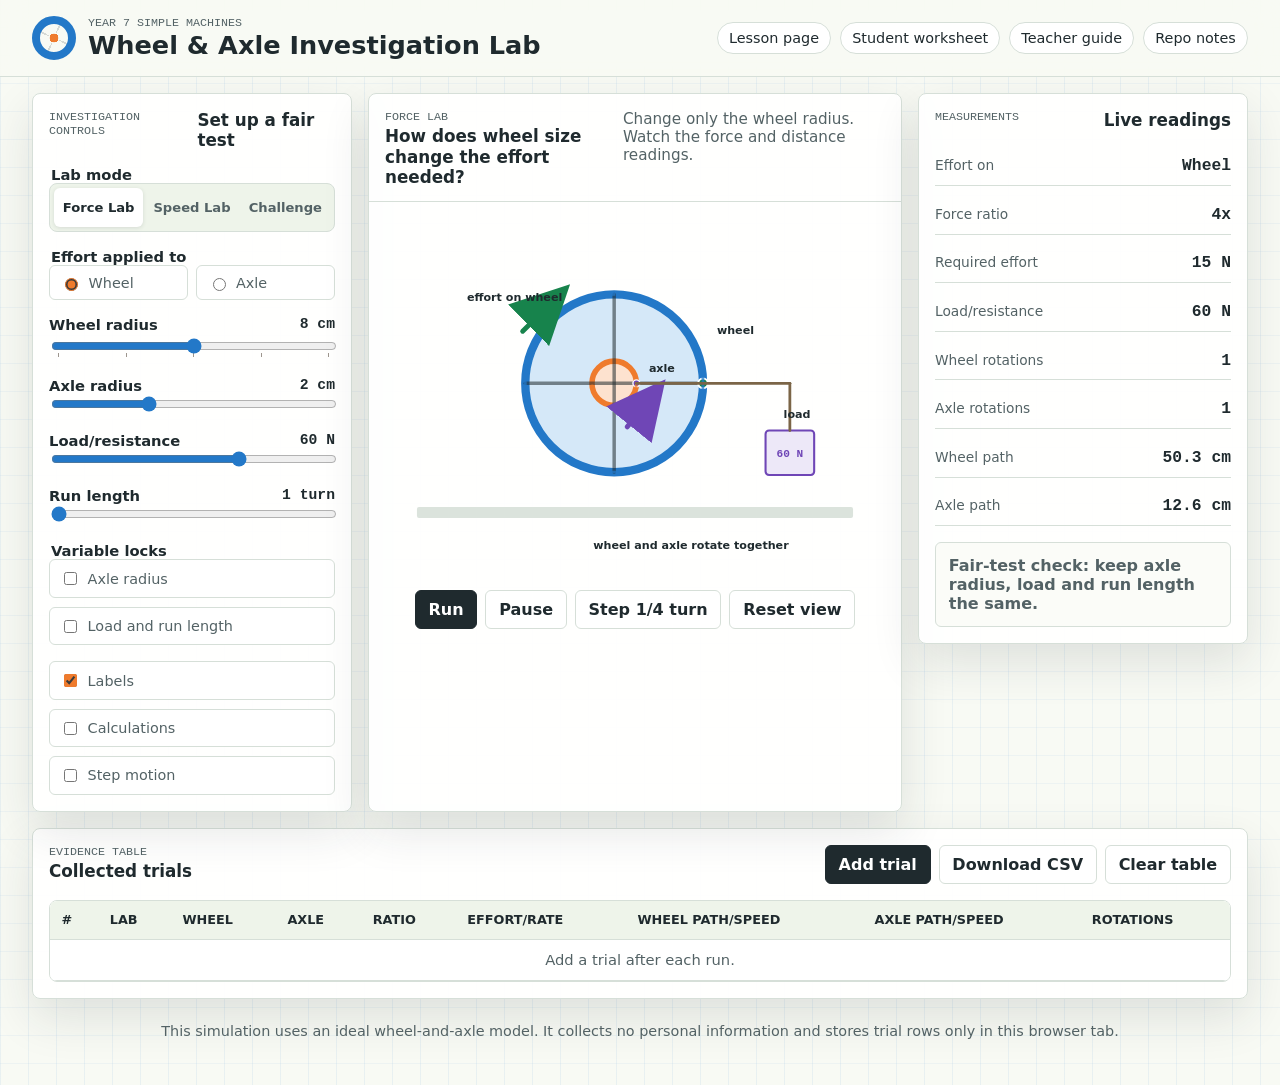
<file: index.html>
<!doctype html>
<html lang="en">
<head>
  <meta charset="utf-8">
  <meta name="viewport" content="width=device-width, initial-scale=1">
  <title>Wheel & Axle Investigation Lab</title>
  <meta name="description" content="A Year 7 static browser simulation for investigating wheels and axles as force and speed multipliers.">
  <link rel="icon" href="favicon.svg" type="image/svg+xml">
  <link rel="stylesheet" href="styles.css">
</head>
<body>
  <a class="skip-link" href="#main">Skip to simulation</a>

  <header class="topbar">
    <div class="brand">
      <span class="brand-mark" aria-hidden="true"></span>
      <div>
        <p class="eyebrow">Year 7 simple machines</p>
        <h1>Wheel & Axle Investigation Lab</h1>
      </div>
    </div>
    <nav class="resource-links" aria-label="Lesson resources">
      <a href="lesson.html">Lesson page</a>
      <a href="worksheet.html">Student worksheet</a>
      <a href="teacher-guide.html">Teacher guide</a>
      <a href="README.md">Repo notes</a>
    </nav>
  </header>

  <main id="main" class="app-shell">
    <section class="controls panel" aria-labelledby="controls-title">
      <div class="panel-heading">
        <p class="eyebrow">Investigation controls</p>
        <h2 id="controls-title">Set up a fair test</h2>
      </div>

      <fieldset class="control-group">
        <legend>Lab mode</legend>
        <div class="segmented" role="tablist" aria-label="Lab mode">
          <button class="seg-button is-active" type="button" data-mode="force">Force Lab</button>
          <button class="seg-button" type="button" data-mode="speed">Speed Lab</button>
          <button class="seg-button" type="button" data-mode="challenge">Challenge</button>
        </div>
      </fieldset>

      <fieldset class="control-group">
        <legend>Effort applied to</legend>
        <div class="choice-row">
          <label><input type="radio" name="effort" value="wheel" checked> Wheel</label>
          <label><input type="radio" name="effort" value="axle"> Axle</label>
        </div>
      </fieldset>

      <div class="slider-group">
        <label for="wheelRadius">Wheel radius <output id="wheelRadiusValue" for="wheelRadius">8 cm</output></label>
        <input id="wheelRadius" type="range" min="4" max="12" step="2" value="8" list="wheelRadiusTicks">
        <datalist id="wheelRadiusTicks">
          <option value="4" label="4"></option>
          <option value="6" label="6"></option>
          <option value="8" label="8"></option>
          <option value="10" label="10"></option>
          <option value="12" label="12"></option>
        </datalist>
      </div>

      <div class="slider-group">
        <label for="axleRadius">Axle radius <output id="axleRadiusValue" for="axleRadius">2 cm</output></label>
        <input id="axleRadius" type="range" min="1" max="4" step="1" value="2">
      </div>

      <div class="slider-group" data-panel="force challenge">
        <label for="loadForce">Load/resistance <output id="loadForceValue" for="loadForce">60 N</output></label>
        <input id="loadForce" type="range" min="20" max="80" step="20" value="60">
      </div>

      <div class="slider-group" data-panel="force challenge">
        <label for="turns">Run length <output id="turnsValue" for="turns">1 turn</output></label>
        <input id="turns" type="range" min="1" max="3" step="1" value="1">
      </div>

      <div class="slider-group" data-panel="speed">
        <label for="inputRate">Input rate <output id="inputRateValue" for="inputRate">1 rps</output></label>
        <input id="inputRate" type="range" min="0.5" max="2" step="0.5" value="1">
      </div>

      <div class="slider-group" data-panel="speed">
        <label for="seconds">Run time <output id="secondsValue" for="seconds">1 s</output></label>
        <input id="seconds" type="range" min="1" max="5" step="1" value="1">
      </div>

      <fieldset class="control-group locks" data-panel="force challenge">
        <legend>Variable locks</legend>
        <label><input id="lockAxle" type="checkbox"> Axle radius</label>
        <label><input id="lockLoad" type="checkbox"> Load and run length</label>
      </fieldset>

      <fieldset class="control-group locks" data-panel="speed">
        <legend>Variable locks</legend>
        <label><input id="lockSpeedAxle" type="checkbox"> Axle radius</label>
        <label><input id="lockRateTime" type="checkbox"> Rate and time</label>
      </fieldset>

      <div class="toggle-grid">
        <label><input id="showLabels" type="checkbox" checked> Labels</label>
        <label><input id="showCalculations" type="checkbox"> Calculations</label>
        <label><input id="reducedMotion" type="checkbox"> Step motion</label>
      </div>
    </section>

    <section class="stage-section" aria-labelledby="stage-title">
      <div class="investigation-strip">
        <div>
          <p class="eyebrow" id="modeEyebrow">Force Lab</p>
          <h2 id="stage-title">How does wheel size change the effort needed?</h2>
        </div>
        <p id="investigationQuestion">Change only the wheel radius. Watch the force and distance readings.</p>
      </div>

      <div class="stage-wrap">
        <svg id="machineSvg" class="machine-svg" viewBox="0 0 720 520" role="img" aria-labelledby="svgTitle svgDesc">
          <title id="svgTitle">Wheel and axle simulation</title>
          <desc id="svgDesc">A labelled wheel and axle with arrows showing effort, load, rotation and travelled distance.</desc>
          <defs>
            <marker id="arrowGreen" markerWidth="12" markerHeight="12" refX="10" refY="6" orient="auto">
              <path d="M 0 0 L 12 6 L 0 12 z"></path>
            </marker>
            <marker id="arrowPurple" markerWidth="12" markerHeight="12" refX="10" refY="6" orient="auto">
              <path d="M 0 0 L 12 6 L 0 12 z"></path>
            </marker>
          </defs>

          <rect class="bench" x="46" y="414" width="628" height="16" rx="3"></rect>
          <g id="ghostLayer" class="ghost-layer" aria-hidden="true">
            <circle id="ghostWheel" cx="330" cy="236" r="0"></circle>
          </g>

          <g id="rotatingGroup">
            <g id="fanBlades" class="fan-blades" aria-hidden="true">
              <path id="fanBlade0"></path>
              <path id="fanBlade1"></path>
              <path id="fanBlade2"></path>
              <path id="fanBlade3"></path>
            </g>
            <circle id="wheelCircle" class="wheel" cx="330" cy="236" r="128"></circle>
            <circle id="axleCircle" class="axle" cx="330" cy="236" r="32"></circle>
            <line id="spokeA" class="spoke" x1="202" y1="236" x2="458" y2="236"></line>
            <line id="spokeB" class="spoke" x1="330" y1="108" x2="330" y2="364"></line>
            <circle id="wheelMarker" class="rim-marker" cx="458" cy="236" r="7"></circle>
            <circle id="axleMarker" class="axle-marker" cx="362" cy="236" r="5"></circle>
          </g>

          <circle id="wheelTrail" class="trail wheel-trail" cx="330" cy="236" r="128"></circle>
          <circle id="axleTrail" class="trail axle-trail" cx="330" cy="236" r="32"></circle>

          <path id="effortArrow" class="effort-arrow" marker-end="url(#arrowGreen)"></path>
          <path id="loadArrow" class="load-arrow" marker-end="url(#arrowPurple)"></path>

          <g id="loadGroup" class="load-group">
            <line id="ropeLine" class="rope" x1="330" y1="236" x2="572" y2="236"></line>
            <rect id="loadBlock" x="548" y="304" width="70" height="64" rx="5"></rect>
            <line id="hangingLine" class="rope" x1="583" y1="236" x2="583" y2="304"></line>
            <text id="loadBlockText" x="583" y="342" text-anchor="middle">60 N</text>
          </g>

          <g id="labelLayer" class="labels">
            <text id="wheelLabel" x="498" y="126">wheel</text>
            <text id="axleLabel" x="376" y="214">axle</text>
            <text id="effortLabel" x="118" y="118">effort</text>
            <text id="loadLabel" x="574" y="286">load</text>
            <text id="rotationLabel" x="300" y="474">wheel and axle rotate together</text>
          </g>
        </svg>

        <div class="motion-bar" aria-label="Motion controls">
          <button id="runButton" class="action-button primary" type="button">Run</button>
          <button id="pauseButton" class="action-button" type="button">Pause</button>
          <button id="stepButton" class="action-button" type="button">Step 1/4 turn</button>
          <button id="resetButton" class="action-button" type="button">Reset view</button>
        </div>
      </div>
    </section>

    <aside class="readout panel" aria-labelledby="readout-title">
      <div class="panel-heading">
        <p class="eyebrow">Measurements</p>
        <h2 id="readout-title">Live readings</h2>
      </div>

      <div class="stat-grid">
        <div class="stat"><span>Effort on</span><strong id="effortReadout">Wheel</strong></div>
        <div class="stat"><span>Force ratio</span><strong id="ratioReadout">4x</strong></div>
        <div class="stat"><span>Required effort</span><strong id="effortForceReadout">15 N</strong></div>
        <div class="stat"><span>Load/resistance</span><strong id="loadReadout">60 N</strong></div>
        <div class="stat"><span>Wheel rotations</span><strong id="wheelRotationReadout">1</strong></div>
        <div class="stat"><span>Axle rotations</span><strong id="axleRotationReadout">1</strong></div>
        <div class="stat"><span>Wheel path</span><strong id="wheelDistanceReadout">50.3 cm</strong></div>
        <div class="stat"><span>Axle path</span><strong id="axleDistanceReadout">12.6 cm</strong></div>
        <div class="stat" data-speed-stat><span>Wheel-rim speed</span><strong id="wheelSpeedReadout">50.3 cm/s</strong></div>
        <div class="stat" data-speed-stat><span>Axle-surface speed</span><strong id="axleSpeedReadout">12.6 cm/s</strong></div>
      </div>

      <div id="challengeFeedback" class="feedback" hidden></div>
      <div id="fairTestFeedback" class="feedback quiet"></div>

      <div id="calculationPanel" class="calculation-panel" hidden>
        <p><strong>Ideal-machine model:</strong> no friction, bending or slipping.</p>
        <p data-panel="force challenge">Force ratio = wheel radius / axle radius. Required effort = load x axle radius / wheel radius.</p>
        <p data-panel="speed">Rim speed = 2 x pi x radius x rotations per second.</p>
      </div>
    </aside>
  </main>

  <section class="trial-section panel" aria-labelledby="trial-title">
    <div class="trial-heading">
      <div>
        <p class="eyebrow">Evidence table</p>
        <h2 id="trial-title">Collected trials</h2>
      </div>
      <div class="table-actions">
        <button id="addTrialButton" class="action-button primary" type="button">Add trial</button>
        <button id="downloadCsvButton" class="action-button" type="button">Download CSV</button>
        <button id="clearTrialsButton" class="action-button" type="button">Clear table</button>
      </div>
    </div>

    <div class="table-wrap">
      <table>
        <thead>
          <tr>
            <th scope="col">#</th>
            <th scope="col">Lab</th>
            <th scope="col">Wheel</th>
            <th scope="col">Axle</th>
            <th scope="col">Ratio</th>
            <th scope="col">Effort/rate</th>
            <th scope="col">Wheel path/speed</th>
            <th scope="col">Axle path/speed</th>
            <th scope="col">Rotations</th>
          </tr>
        </thead>
        <tbody id="trialBody">
          <tr class="empty-row"><td colspan="9">Add a trial after each run.</td></tr>
        </tbody>
      </table>
    </div>
  </section>

  <footer class="site-footer">
    <p>This simulation uses an ideal wheel-and-axle model. It collects no personal information and stores trial rows only in this browser tab.</p>
  </footer>

  <script src="model.js"></script>
  <script src="script.js"></script>
</body>
</html>
</file>
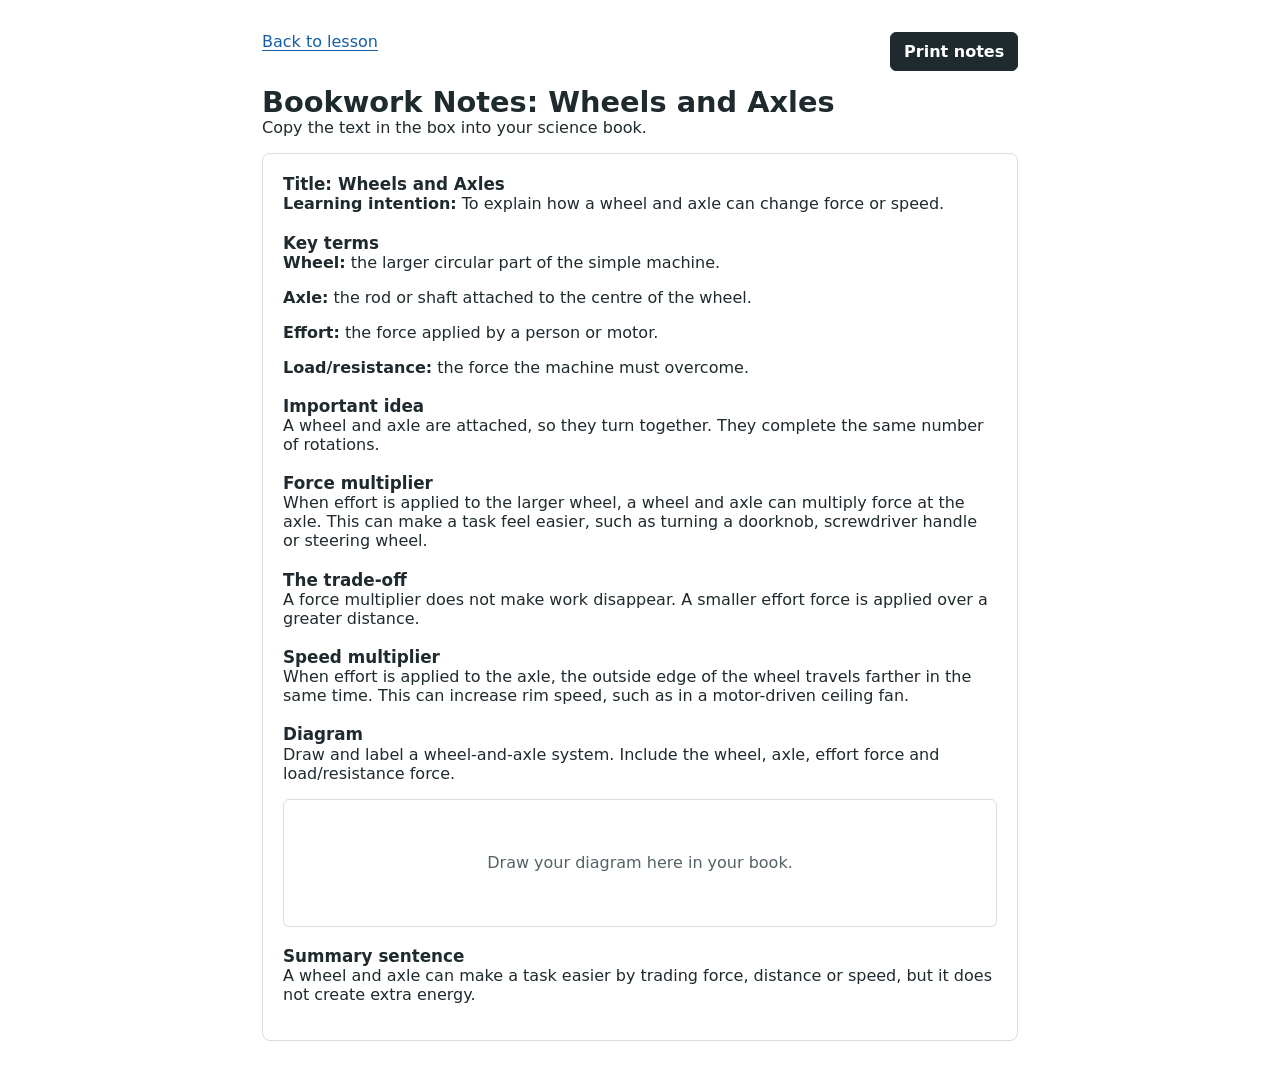
<file: bookwork-notes.html>
<!doctype html>
<html lang="en">
<head>
  <meta charset="utf-8">
  <meta name="viewport" content="width=device-width, initial-scale=1">
  <title>Bookwork Notes - Wheels and Axles</title>
  <link rel="icon" href="favicon.svg" type="image/svg+xml">
  <link rel="stylesheet" href="styles.css">
  <style>
    body { background: #fff; }
    .notes { max-width: 820px; margin: 0 auto; padding: 2rem; }
    .notes h1 { font-size: 1.8rem; }
    .copy-box { border: 1px solid var(--line); border-radius: var(--radius); padding: 1.25rem; margin: 1rem 0; }
    .copy-box h2 { margin-top: 1.2rem; }
    .copy-box h2:first-child { margin-top: 0; }
    .diagram-box { border: 1px solid var(--line); height: 8rem; border-radius: 6px; display: grid; place-items: center; color: var(--muted); }
    .print-actions { display: flex; justify-content: space-between; gap: 1rem; margin-bottom: 1rem; }
    @media print {
      .print-actions { display: none; }
      .notes { padding: 0; }
      a { color: inherit; text-decoration: none; }
    }
  </style>
</head>
<body>
  <main class="notes">
    <div class="print-actions">
      <a href="lesson.html">Back to lesson</a>
      <button class="action-button primary" onclick="window.print()">Print notes</button>
    </div>

    <h1>Bookwork Notes: Wheels and Axles</h1>
    <p>Copy the text in the box into your science book.</p>

    <section class="copy-box">
      <h2>Title: Wheels and Axles</h2>
      <p><strong>Learning intention:</strong> To explain how a wheel and axle can change force or speed.</p>

      <h2>Key terms</h2>
      <p><strong>Wheel:</strong> the larger circular part of the simple machine.</p>
      <p><strong>Axle:</strong> the rod or shaft attached to the centre of the wheel.</p>
      <p><strong>Effort:</strong> the force applied by a person or motor.</p>
      <p><strong>Load/resistance:</strong> the force the machine must overcome.</p>

      <h2>Important idea</h2>
      <p>A wheel and axle are attached, so they turn together. They complete the same number of rotations.</p>

      <h2>Force multiplier</h2>
      <p>When effort is applied to the larger wheel, a wheel and axle can multiply force at the axle. This can make a task feel easier, such as turning a doorknob, screwdriver handle or steering wheel.</p>

      <h2>The trade-off</h2>
      <p>A force multiplier does not make work disappear. A smaller effort force is applied over a greater distance.</p>

      <h2>Speed multiplier</h2>
      <p>When effort is applied to the axle, the outside edge of the wheel travels farther in the same time. This can increase rim speed, such as in a motor-driven ceiling fan.</p>

      <h2>Diagram</h2>
      <p>Draw and label a wheel-and-axle system. Include the wheel, axle, effort force and load/resistance force.</p>
      <div class="diagram-box">Draw your diagram here in your book.</div>

      <h2>Summary sentence</h2>
      <p>A wheel and axle can make a task easier by trading force, distance or speed, but it does not create extra energy.</p>
    </section>
  </main>
</body>
</html>
</file>
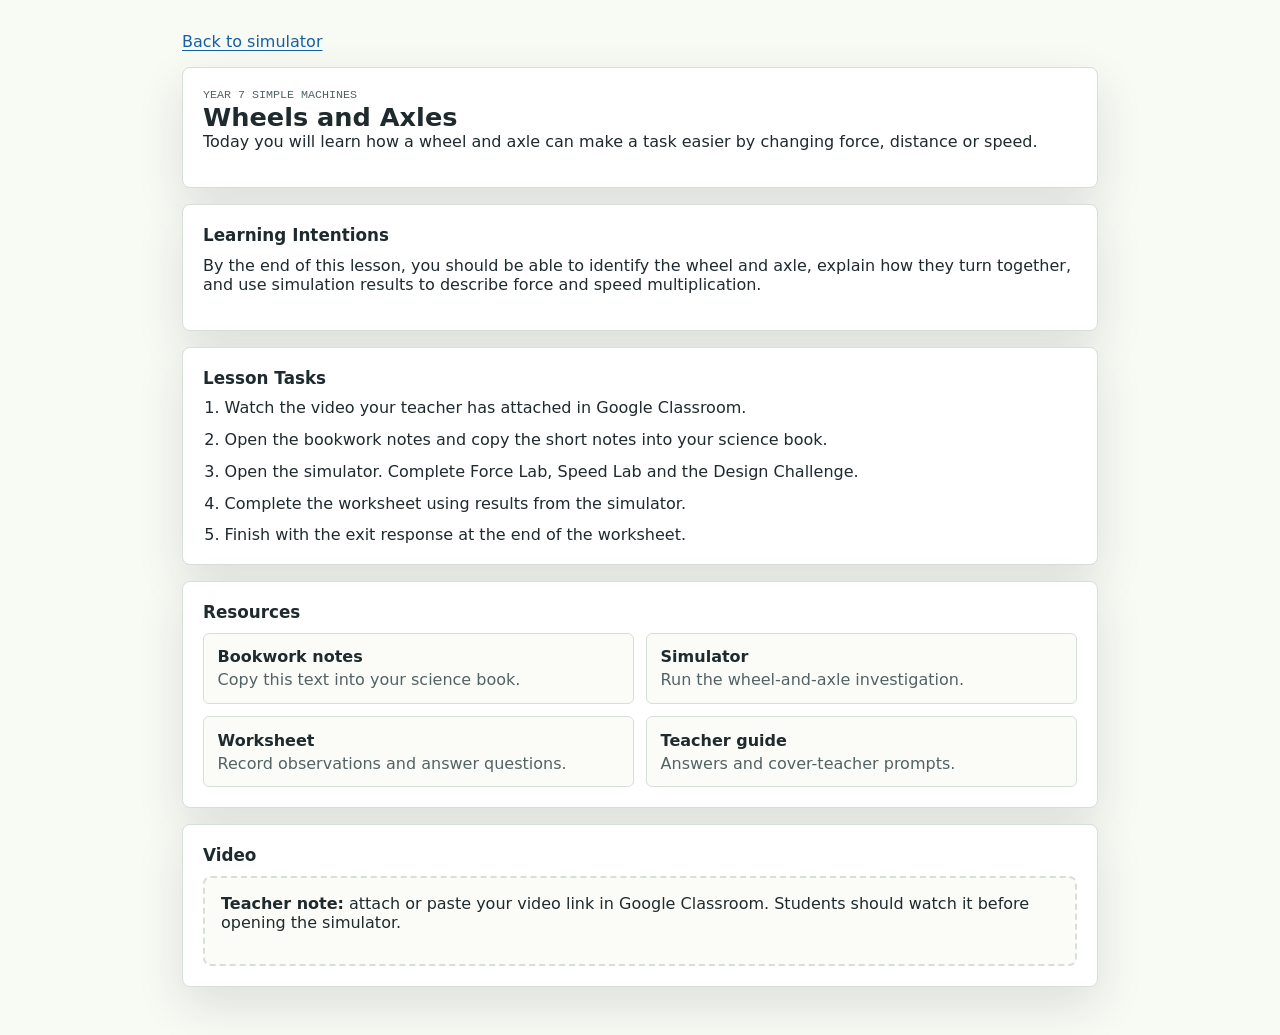
<file: lesson.html>
<!doctype html>
<html lang="en">
<head>
  <meta charset="utf-8">
  <meta name="viewport" content="width=device-width, initial-scale=1">
  <title>Lesson - Wheels and Axles</title>
  <link rel="icon" href="favicon.svg" type="image/svg+xml">
  <link rel="stylesheet" href="styles.css">
  <style>
    body { background: var(--paper); }
    .lesson-page { max-width: 980px; margin: 0 auto; padding: 2rem; }
    .lesson-card { background: #fff; border: 1px solid var(--line); border-radius: var(--radius); box-shadow: var(--shadow); padding: 1.25rem; margin-bottom: 1rem; }
    .lesson-card h2 { margin-bottom: .65rem; }
    .task-list { display: grid; gap: .8rem; margin: 0; padding-left: 1.35rem; }
    .resource-grid { display: grid; grid-template-columns: repeat(2, minmax(0, 1fr)); gap: .75rem; }
    .resource-card { display: block; border: 1px solid var(--line); border-radius: 6px; padding: .85rem; color: var(--ink); text-decoration: none; background: #fbfcf8; }
    .resource-card strong { display: block; margin-bottom: .25rem; }
    .resource-card span { color: var(--muted); }
    .video-placeholder { border: 2px dashed var(--line); border-radius: var(--radius); padding: 1rem; background: #fbfcf8; }
    @media (max-width: 700px) {
      .lesson-page { padding: 1rem; }
      .resource-grid { grid-template-columns: 1fr; }
    }
  </style>
</head>
<body>
  <main class="lesson-page">
    <p><a href="index.html">Back to simulator</a></p>
    <section class="lesson-card">
      <p class="eyebrow">Year 7 simple machines</p>
      <h1>Wheels and Axles</h1>
      <p>Today you will learn how a wheel and axle can make a task easier by changing force, distance or speed.</p>
    </section>

    <section class="lesson-card">
      <h2>Learning Intentions</h2>
      <p>By the end of this lesson, you should be able to identify the wheel and axle, explain how they turn together, and use simulation results to describe force and speed multiplication.</p>
    </section>

    <section class="lesson-card">
      <h2>Lesson Tasks</h2>
      <ol class="task-list">
        <li>Watch the video your teacher has attached in Google Classroom.</li>
        <li>Open the bookwork notes and copy the short notes into your science book.</li>
        <li>Open the simulator. Complete Force Lab, Speed Lab and the Design Challenge.</li>
        <li>Complete the worksheet using results from the simulator.</li>
        <li>Finish with the exit response at the end of the worksheet.</li>
      </ol>
    </section>

    <section class="lesson-card">
      <h2>Resources</h2>
      <div class="resource-grid">
        <a class="resource-card" href="bookwork-notes.html">
          <strong>Bookwork notes</strong>
          <span>Copy this text into your science book.</span>
        </a>
        <a class="resource-card" href="index.html">
          <strong>Simulator</strong>
          <span>Run the wheel-and-axle investigation.</span>
        </a>
        <a class="resource-card" href="worksheet.html">
          <strong>Worksheet</strong>
          <span>Record observations and answer questions.</span>
        </a>
        <a class="resource-card" href="teacher-guide.html">
          <strong>Teacher guide</strong>
          <span>Answers and cover-teacher prompts.</span>
        </a>
      </div>
    </section>

    <section class="lesson-card">
      <h2>Video</h2>
      <div class="video-placeholder">
        <p><strong>Teacher note:</strong> attach or paste your video link in Google Classroom. Students should watch it before opening the simulator.</p>
      </div>
    </section>
  </main>
</body>
</html>
</file>
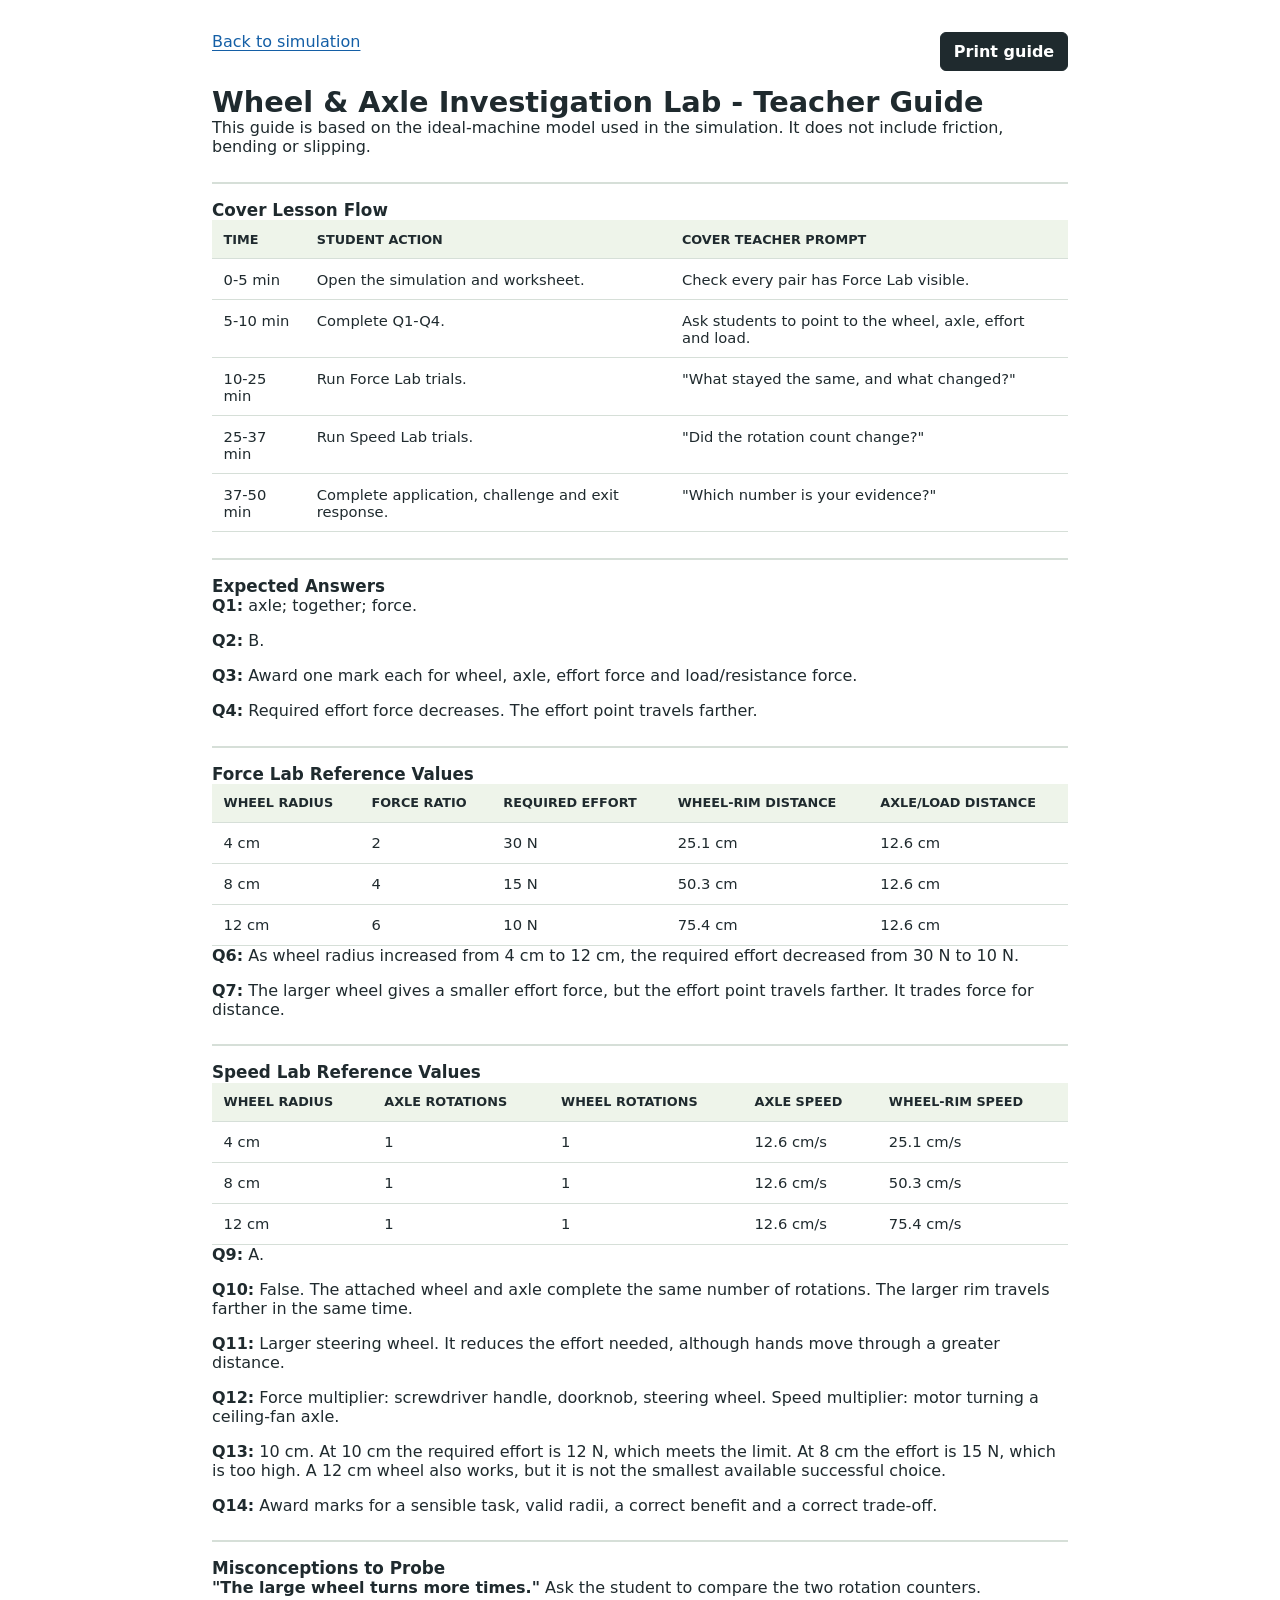
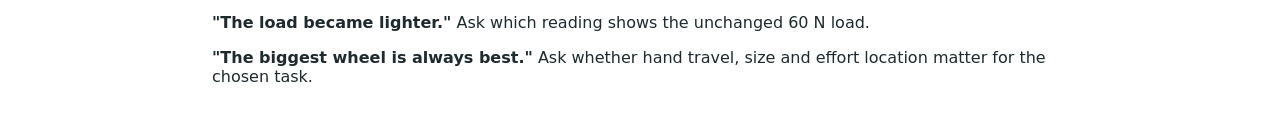
<file: teacher-guide.html>
<!doctype html>
<html lang="en">
<head>
  <meta charset="utf-8">
  <meta name="viewport" content="width=device-width, initial-scale=1">
  <title>Teacher Guide - Wheel & Axle Investigation Lab</title>
  <link rel="stylesheet" href="styles.css">
  <style>
    body { background: #fff; }
    .guide { max-width: 920px; margin: 0 auto; padding: 2rem; }
    .guide h1 { font-size: 1.8rem; }
    .guide h2 { margin-top: 1.6rem; border-top: 2px solid var(--line); padding-top: 1rem; }
    .print-actions { display: flex; justify-content: space-between; gap: 1rem; margin-bottom: 1rem; }
    .guide table { min-width: 0; }
    @media print {
      .print-actions { display: none; }
      .guide { padding: 0; }
      a { color: inherit; text-decoration: none; }
    }
  </style>
</head>
<body>
  <main class="guide">
    <div class="print-actions">
      <a href="index.html">Back to simulation</a>
      <button class="action-button primary" onclick="window.print()">Print guide</button>
    </div>

    <h1>Wheel & Axle Investigation Lab - Teacher Guide</h1>
    <p>This guide is based on the ideal-machine model used in the simulation. It does not include friction, bending or slipping.</p>

    <h2>Cover Lesson Flow</h2>
    <table>
      <thead><tr><th>Time</th><th>Student action</th><th>Cover teacher prompt</th></tr></thead>
      <tbody>
        <tr><td>0-5 min</td><td>Open the simulation and worksheet.</td><td>Check every pair has Force Lab visible.</td></tr>
        <tr><td>5-10 min</td><td>Complete Q1-Q4.</td><td>Ask students to point to the wheel, axle, effort and load.</td></tr>
        <tr><td>10-25 min</td><td>Run Force Lab trials.</td><td>"What stayed the same, and what changed?"</td></tr>
        <tr><td>25-37 min</td><td>Run Speed Lab trials.</td><td>"Did the rotation count change?"</td></tr>
        <tr><td>37-50 min</td><td>Complete application, challenge and exit response.</td><td>"Which number is your evidence?"</td></tr>
      </tbody>
    </table>

    <h2>Expected Answers</h2>
    <p><strong>Q1:</strong> axle; together; force.</p>
    <p><strong>Q2:</strong> B.</p>
    <p><strong>Q3:</strong> Award one mark each for wheel, axle, effort force and load/resistance force.</p>
    <p><strong>Q4:</strong> Required effort force decreases. The effort point travels farther.</p>

    <h2>Force Lab Reference Values</h2>
    <table>
      <thead><tr><th>Wheel radius</th><th>Force ratio</th><th>Required effort</th><th>Wheel-rim distance</th><th>Axle/load distance</th></tr></thead>
      <tbody>
        <tr><td>4 cm</td><td>2</td><td>30 N</td><td>25.1 cm</td><td>12.6 cm</td></tr>
        <tr><td>8 cm</td><td>4</td><td>15 N</td><td>50.3 cm</td><td>12.6 cm</td></tr>
        <tr><td>12 cm</td><td>6</td><td>10 N</td><td>75.4 cm</td><td>12.6 cm</td></tr>
      </tbody>
    </table>

    <p><strong>Q6:</strong> As wheel radius increased from 4 cm to 12 cm, the required effort decreased from 30 N to 10 N.</p>
    <p><strong>Q7:</strong> The larger wheel gives a smaller effort force, but the effort point travels farther. It trades force for distance.</p>

    <h2>Speed Lab Reference Values</h2>
    <table>
      <thead><tr><th>Wheel radius</th><th>Axle rotations</th><th>Wheel rotations</th><th>Axle speed</th><th>Wheel-rim speed</th></tr></thead>
      <tbody>
        <tr><td>4 cm</td><td>1</td><td>1</td><td>12.6 cm/s</td><td>25.1 cm/s</td></tr>
        <tr><td>8 cm</td><td>1</td><td>1</td><td>12.6 cm/s</td><td>50.3 cm/s</td></tr>
        <tr><td>12 cm</td><td>1</td><td>1</td><td>12.6 cm/s</td><td>75.4 cm/s</td></tr>
      </tbody>
    </table>

    <p><strong>Q9:</strong> A.</p>
    <p><strong>Q10:</strong> False. The attached wheel and axle complete the same number of rotations. The larger rim travels farther in the same time.</p>
    <p><strong>Q11:</strong> Larger steering wheel. It reduces the effort needed, although hands move through a greater distance.</p>
    <p><strong>Q12:</strong> Force multiplier: screwdriver handle, doorknob, steering wheel. Speed multiplier: motor turning a ceiling-fan axle.</p>
    <p><strong>Q13:</strong> 10 cm. At 10 cm the required effort is 12 N, which meets the limit. At 8 cm the effort is 15 N, which is too high. A 12 cm wheel also works, but it is not the smallest available successful choice.</p>
    <p><strong>Q14:</strong> Award marks for a sensible task, valid radii, a correct benefit and a correct trade-off.</p>

    <h2>Misconceptions to Probe</h2>
    <p><strong>"The large wheel turns more times."</strong> Ask the student to compare the two rotation counters.</p>
    <p><strong>"The load became lighter."</strong> Ask which reading shows the unchanged 60 N load.</p>
    <p><strong>"The biggest wheel is always best."</strong> Ask whether hand travel, size and effort location matter for the chosen task.</p>
  </main>
</body>
</html>
</file>
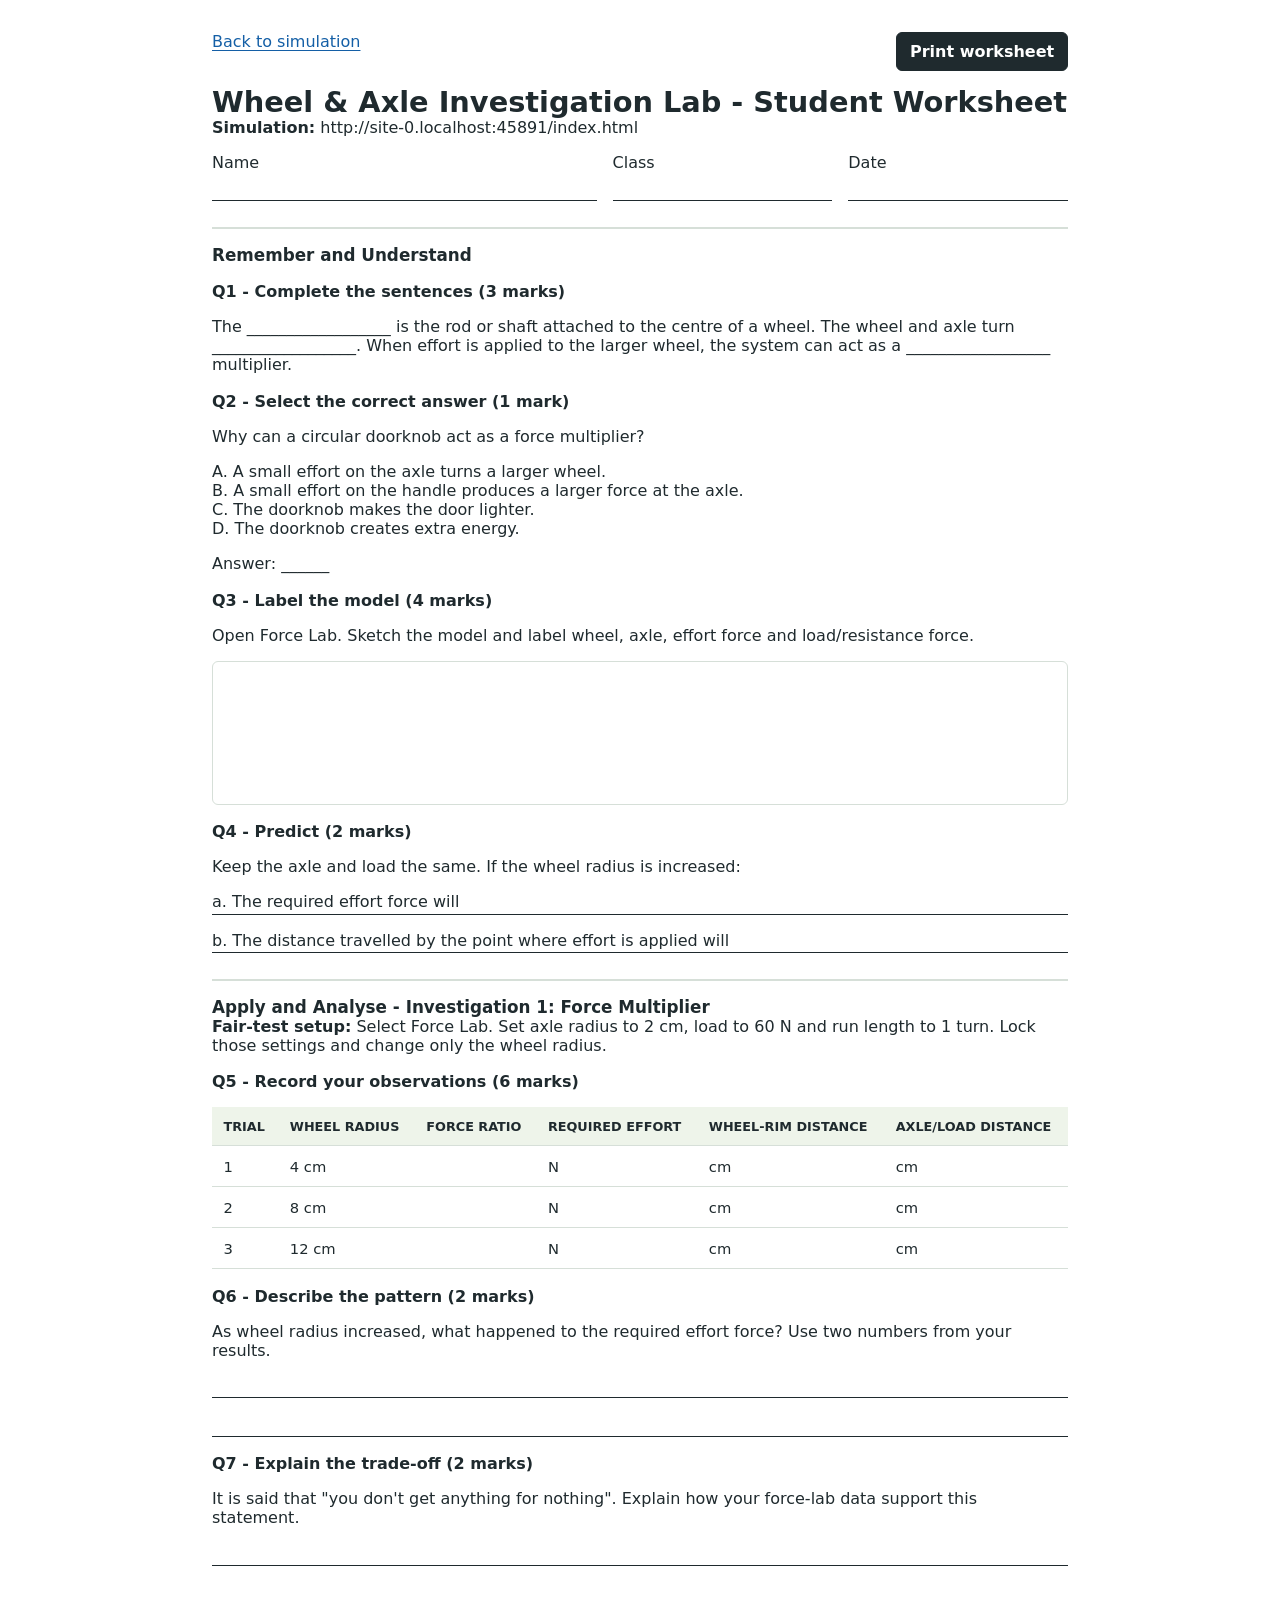
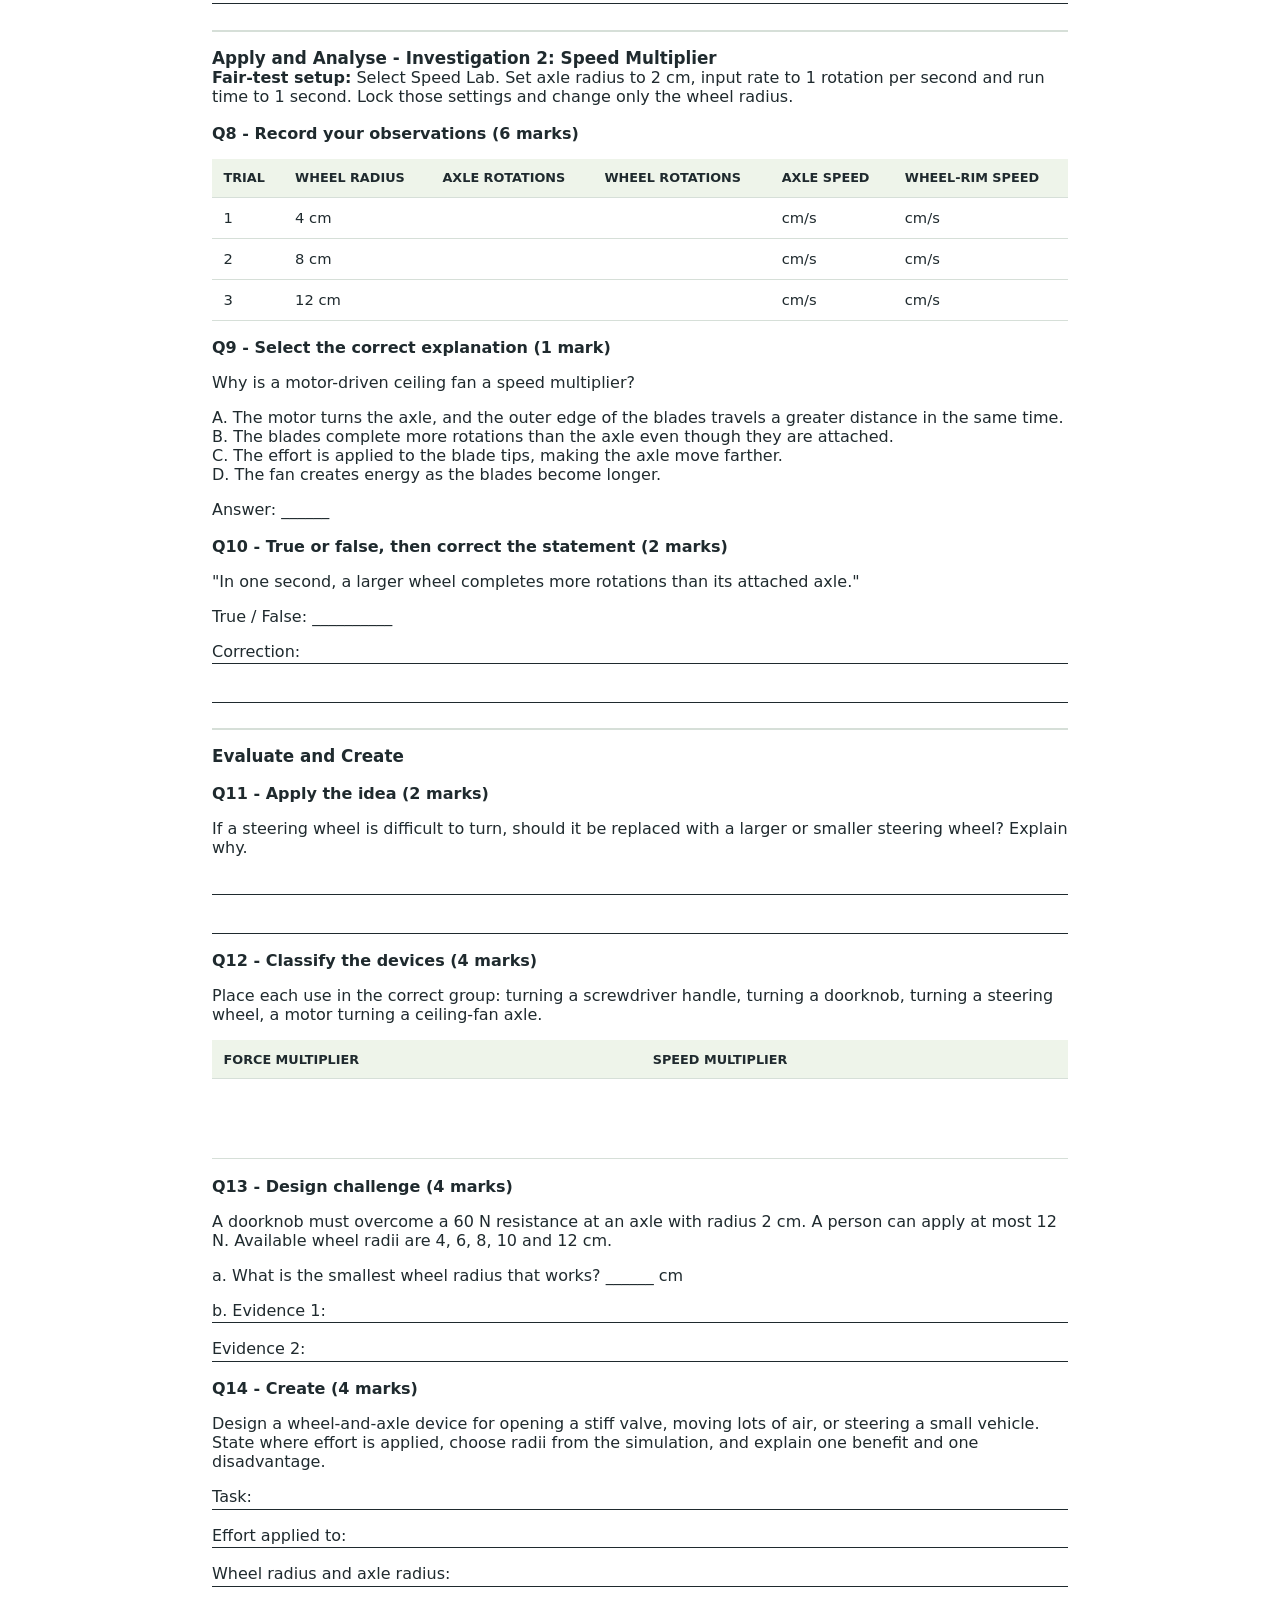
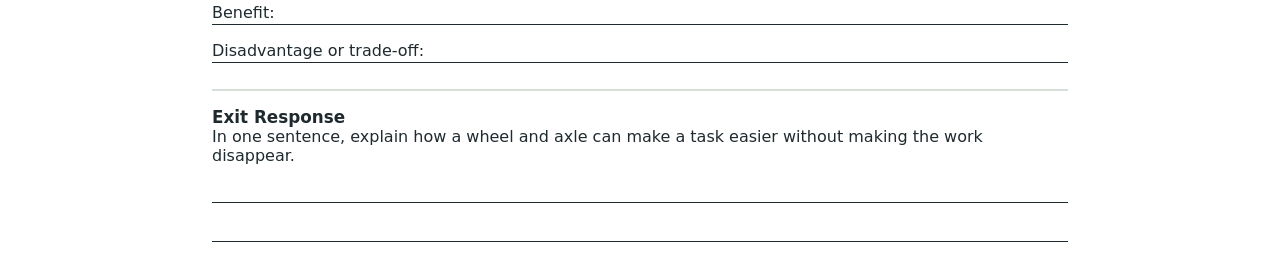
<file: worksheet.html>
<!doctype html>
<html lang="en">
<head>
  <meta charset="utf-8">
  <meta name="viewport" content="width=device-width, initial-scale=1">
  <title>Student Worksheet - Wheel & Axle Investigation Lab</title>
  <link rel="stylesheet" href="styles.css">
  <style>
    body { background: #fff; }
    .sheet { max-width: 920px; margin: 0 auto; padding: 2rem; }
    .sheet h1 { font-size: 1.8rem; }
    .sheet h2 { margin-top: 1.6rem; border-top: 2px solid var(--line); padding-top: 1rem; }
    .meta { display: grid; grid-template-columns: 1.4fr 0.8fr 0.8fr; gap: 1rem; margin: 1rem 0; }
    .line { border-bottom: 1px solid var(--ink); min-height: 1.8rem; }
    .question { margin: 1.1rem 0; }
    .answer-lines { display: grid; gap: 1rem; margin-top: 0.75rem; }
    .answer-lines span { border-bottom: 1px solid var(--ink); min-height: 1.4rem; }
    .print-actions { display: flex; justify-content: space-between; gap: 1rem; margin-bottom: 1rem; }
    .blank-box { height: 9rem; border: 1px solid var(--line); border-radius: 6px; }
    .sheet table { min-width: 0; }
    @media print {
      .print-actions { display: none; }
      .sheet { padding: 0; }
      a { color: inherit; text-decoration: none; }
    }
  </style>
</head>
<body>
  <main class="sheet">
    <div class="print-actions">
      <a href="index.html">Back to simulation</a>
      <button class="action-button primary" onclick="window.print()">Print worksheet</button>
    </div>

    <h1>Wheel & Axle Investigation Lab - Student Worksheet</h1>
    <p><strong>Simulation:</strong> <span id="simulationUrl">Open the GitHub Pages link from your teacher.</span></p>

    <div class="meta">
      <div>Name <div class="line"></div></div>
      <div>Class <div class="line"></div></div>
      <div>Date <div class="line"></div></div>
    </div>

    <h2>Remember and Understand</h2>

    <div class="question">
      <p><strong>Q1 - Complete the sentences (3 marks)</strong></p>
      <p>The __________________ is the rod or shaft attached to the centre of a wheel. The wheel and axle turn __________________. When effort is applied to the larger wheel, the system can act as a __________________ multiplier.</p>
    </div>

    <div class="question">
      <p><strong>Q2 - Select the correct answer (1 mark)</strong></p>
      <p>Why can a circular doorknob act as a force multiplier?</p>
      <p>A. A small effort on the axle turns a larger wheel.<br>
      B. A small effort on the handle produces a larger force at the axle.<br>
      C. The doorknob makes the door lighter.<br>
      D. The doorknob creates extra energy.</p>
      <p>Answer: ______</p>
    </div>

    <div class="question">
      <p><strong>Q3 - Label the model (4 marks)</strong></p>
      <p>Open Force Lab. Sketch the model and label wheel, axle, effort force and load/resistance force.</p>
      <div class="blank-box"></div>
    </div>

    <div class="question">
      <p><strong>Q4 - Predict (2 marks)</strong></p>
      <p>Keep the axle and load the same. If the wheel radius is increased:</p>
      <div class="answer-lines">
        <span>a. The required effort force will</span>
        <span>b. The distance travelled by the point where effort is applied will</span>
      </div>
    </div>

    <h2>Apply and Analyse - Investigation 1: Force Multiplier</h2>
    <p><strong>Fair-test setup:</strong> Select Force Lab. Set axle radius to 2 cm, load to 60 N and run length to 1 turn. Lock those settings and change only the wheel radius.</p>

    <div class="question">
      <p><strong>Q5 - Record your observations (6 marks)</strong></p>
      <table>
        <thead><tr><th>Trial</th><th>Wheel radius</th><th>Force ratio</th><th>Required effort</th><th>Wheel-rim distance</th><th>Axle/load distance</th></tr></thead>
        <tbody>
          <tr><td>1</td><td>4 cm</td><td></td><td>N</td><td>cm</td><td>cm</td></tr>
          <tr><td>2</td><td>8 cm</td><td></td><td>N</td><td>cm</td><td>cm</td></tr>
          <tr><td>3</td><td>12 cm</td><td></td><td>N</td><td>cm</td><td>cm</td></tr>
        </tbody>
      </table>
    </div>

    <div class="question">
      <p><strong>Q6 - Describe the pattern (2 marks)</strong></p>
      <p>As wheel radius increased, what happened to the required effort force? Use two numbers from your results.</p>
      <div class="answer-lines"><span></span><span></span></div>
    </div>

    <div class="question">
      <p><strong>Q7 - Explain the trade-off (2 marks)</strong></p>
      <p>It is said that "you don't get anything for nothing". Explain how your force-lab data support this statement.</p>
      <div class="answer-lines"><span></span><span></span></div>
    </div>

    <h2>Apply and Analyse - Investigation 2: Speed Multiplier</h2>
    <p><strong>Fair-test setup:</strong> Select Speed Lab. Set axle radius to 2 cm, input rate to 1 rotation per second and run time to 1 second. Lock those settings and change only the wheel radius.</p>

    <div class="question">
      <p><strong>Q8 - Record your observations (6 marks)</strong></p>
      <table>
        <thead><tr><th>Trial</th><th>Wheel radius</th><th>Axle rotations</th><th>Wheel rotations</th><th>Axle speed</th><th>Wheel-rim speed</th></tr></thead>
        <tbody>
          <tr><td>1</td><td>4 cm</td><td></td><td></td><td>cm/s</td><td>cm/s</td></tr>
          <tr><td>2</td><td>8 cm</td><td></td><td></td><td>cm/s</td><td>cm/s</td></tr>
          <tr><td>3</td><td>12 cm</td><td></td><td></td><td>cm/s</td><td>cm/s</td></tr>
        </tbody>
      </table>
    </div>

    <div class="question">
      <p><strong>Q9 - Select the correct explanation (1 mark)</strong></p>
      <p>Why is a motor-driven ceiling fan a speed multiplier?</p>
      <p>A. The motor turns the axle, and the outer edge of the blades travels a greater distance in the same time.<br>
      B. The blades complete more rotations than the axle even though they are attached.<br>
      C. The effort is applied to the blade tips, making the axle move farther.<br>
      D. The fan creates energy as the blades become longer.</p>
      <p>Answer: ______</p>
    </div>

    <div class="question">
      <p><strong>Q10 - True or false, then correct the statement (2 marks)</strong></p>
      <p>"In one second, a larger wheel completes more rotations than its attached axle."</p>
      <p>True / False: __________</p>
      <div class="answer-lines"><span>Correction:</span><span></span></div>
    </div>

    <h2>Evaluate and Create</h2>

    <div class="question">
      <p><strong>Q11 - Apply the idea (2 marks)</strong></p>
      <p>If a steering wheel is difficult to turn, should it be replaced with a larger or smaller steering wheel? Explain why.</p>
      <div class="answer-lines"><span></span><span></span></div>
    </div>

    <div class="question">
      <p><strong>Q12 - Classify the devices (4 marks)</strong></p>
      <p>Place each use in the correct group: turning a screwdriver handle, turning a doorknob, turning a steering wheel, a motor turning a ceiling-fan axle.</p>
      <table>
        <thead><tr><th>Force multiplier</th><th>Speed multiplier</th></tr></thead>
        <tbody><tr><td style="height: 5rem"></td><td></td></tr></tbody>
      </table>
    </div>

    <div class="question">
      <p><strong>Q13 - Design challenge (4 marks)</strong></p>
      <p>A doorknob must overcome a 60 N resistance at an axle with radius 2 cm. A person can apply at most 12 N. Available wheel radii are 4, 6, 8, 10 and 12 cm.</p>
      <p>a. What is the smallest wheel radius that works? ______ cm</p>
      <div class="answer-lines"><span>b. Evidence 1:</span><span>Evidence 2:</span></div>
    </div>

    <div class="question">
      <p><strong>Q14 - Create (4 marks)</strong></p>
      <p>Design a wheel-and-axle device for opening a stiff valve, moving lots of air, or steering a small vehicle. State where effort is applied, choose radii from the simulation, and explain one benefit and one disadvantage.</p>
      <div class="answer-lines"><span>Task:</span><span>Effort applied to:</span><span>Wheel radius and axle radius:</span><span>Benefit:</span><span>Disadvantage or trade-off:</span></div>
    </div>

    <h2>Exit Response</h2>
    <p>In one sentence, explain how a wheel and axle can make a task easier without making the work disappear.</p>
    <div class="answer-lines"><span></span><span></span></div>
  </main>

  <script>
    const currentUrl = new URL("index.html", window.location.href);
    document.getElementById("simulationUrl").textContent = currentUrl.href;
  </script>
</body>
</html>
</file>
<file: styles.css>
:root {
  --ink: #1f2a2e;
  --muted: #536265;
  --paper: #f8faf4;
  --panel: #ffffff;
  --line: #d6dfd8;
  --wheel: #2378c8;
  --wheel-soft: #d5e8f8;
  --axle: #ef7b2d;
  --axle-soft: #fde2cf;
  --effort: #17834c;
  --load: #6f46b6;
  --amber: #c77a13;
  --danger: #b42318;
  --shadow: 0 18px 48px rgba(31, 42, 46, 0.12);
  --radius: 8px;
  --mono: "SFMono-Regular", Consolas, "Liberation Mono", monospace;
  color-scheme: light;
}

* {
  box-sizing: border-box;
}

html {
  min-width: 320px;
  background: var(--paper);
}

body {
  margin: 0;
  color: var(--ink);
  font-family: "Aptos", "Segoe UI", system-ui, sans-serif;
  letter-spacing: 0;
  background:
    linear-gradient(90deg, rgba(35, 120, 200, 0.07) 1px, transparent 1px),
    linear-gradient(0deg, rgba(35, 120, 200, 0.05) 1px, transparent 1px),
    var(--paper);
  background-size: 28px 28px;
}

button,
input {
  font: inherit;
}

button {
  cursor: pointer;
}

button:focus-visible,
input:focus-visible,
a:focus-visible {
  outline: 3px solid rgba(239, 123, 45, 0.5);
  outline-offset: 3px;
}

a {
  color: #145fa6;
  text-underline-offset: 0.18em;
}

.skip-link {
  position: absolute;
  left: 1rem;
  top: 0.75rem;
  z-index: 10;
  transform: translateY(-140%);
  background: var(--ink);
  color: #fff;
  padding: 0.5rem 0.75rem;
  border-radius: 6px;
}

.skip-link:focus {
  transform: translateY(0);
}

.topbar {
  display: flex;
  align-items: center;
  justify-content: space-between;
  gap: 1.5rem;
  padding: 1rem clamp(1rem, 3vw, 2rem);
  background: rgba(248, 250, 244, 0.92);
  border-bottom: 1px solid var(--line);
  backdrop-filter: blur(16px);
  position: sticky;
  top: 0;
  z-index: 5;
}

.brand {
  display: flex;
  align-items: center;
  gap: 0.75rem;
  min-width: 0;
}

.brand-mark {
  width: 2.75rem;
  aspect-ratio: 1;
  border: 8px solid var(--wheel);
  border-radius: 50%;
  background:
    radial-gradient(circle at center, var(--axle) 0 22%, transparent 23%),
    conic-gradient(from 0deg, transparent 0 20deg, rgba(31, 42, 46, 0.16) 20deg 28deg, transparent 28deg 110deg, rgba(31, 42, 46, 0.16) 110deg 118deg, transparent 118deg 200deg, rgba(31, 42, 46, 0.16) 200deg 208deg, transparent 208deg 290deg, rgba(31, 42, 46, 0.16) 290deg 298deg, transparent 298deg 360deg);
  flex: 0 0 auto;
}

.eyebrow {
  margin: 0 0 0.15rem;
  color: var(--muted);
  font-family: var(--mono);
  font-size: 0.73rem;
  line-height: 1.2;
  text-transform: uppercase;
}

h1,
h2,
h3,
p {
  margin-top: 0;
}

h1 {
  margin-bottom: 0;
  font-size: clamp(1.2rem, 2vw, 1.65rem);
  line-height: 1.08;
}

h2 {
  margin-bottom: 0;
  font-size: 1.05rem;
  line-height: 1.2;
}

.resource-links {
  display: flex;
  flex-wrap: wrap;
  align-items: center;
  justify-content: flex-end;
  gap: 0.55rem;
}

.resource-links a {
  border: 1px solid var(--line);
  border-radius: 999px;
  background: #fff;
  padding: 0.45rem 0.7rem;
  color: var(--ink);
  font-size: 0.9rem;
  text-decoration: none;
}

.app-shell {
  display: grid;
  grid-template-columns: minmax(260px, 320px) minmax(360px, 1fr) minmax(260px, 330px);
  gap: 1rem;
  padding: 1rem clamp(1rem, 3vw, 2rem);
}

.panel,
.stage-section {
  background: rgba(255, 255, 255, 0.94);
  border: 1px solid var(--line);
  border-radius: var(--radius);
  box-shadow: var(--shadow);
}

.panel {
  padding: 1rem;
}

.panel-heading,
.trial-heading,
.investigation-strip {
  display: flex;
  align-items: flex-start;
  justify-content: space-between;
  gap: 1rem;
}

.controls {
  align-self: start;
}

.control-group {
  margin: 1rem 0 0;
  padding: 0;
  border: 0;
}

.control-group legend,
.slider-group label {
  display: flex;
  justify-content: space-between;
  gap: 0.75rem;
  width: 100%;
  color: var(--ink);
  font-weight: 700;
  font-size: 0.92rem;
}

.segmented {
  display: grid;
  grid-template-columns: repeat(3, 1fr);
  gap: 0.25rem;
  padding: 0.25rem;
  background: #eef4ea;
  border: 1px solid var(--line);
  border-radius: var(--radius);
}

.seg-button {
  border: 0;
  border-radius: 6px;
  background: transparent;
  min-height: 2.4rem;
  color: var(--muted);
  font-weight: 800;
  font-size: 0.82rem;
}

.seg-button.is-active {
  background: #fff;
  color: var(--ink);
  box-shadow: 0 1px 4px rgba(31, 42, 46, 0.12);
}

.choice-row,
.locks,
.toggle-grid {
  display: grid;
  gap: 0.55rem;
}

.choice-row {
  grid-template-columns: repeat(2, 1fr);
}

.choice-row label,
.locks label,
.toggle-grid label {
  display: flex;
  align-items: center;
  gap: 0.45rem;
  border: 1px solid var(--line);
  border-radius: 6px;
  background: #fff;
  padding: 0.55rem 0.65rem;
  color: var(--muted);
  font-size: 0.9rem;
}

.slider-group {
  margin-top: 1rem;
}

.slider-group output {
  color: var(--ink);
  font-family: var(--mono);
  font-weight: 800;
}

input[type="range"] {
  width: 100%;
  accent-color: var(--wheel);
}

input[type="checkbox"],
input[type="radio"] {
  accent-color: var(--axle);
}

input[disabled] {
  opacity: 0.45;
}

.toggle-grid {
  grid-template-columns: 1fr;
  margin-top: 1rem;
}

.stage-section {
  overflow: hidden;
  min-width: 0;
}

.investigation-strip {
  padding: 1rem 1rem 0.85rem;
  border-bottom: 1px solid var(--line);
}

.investigation-strip p:last-child {
  max-width: 28rem;
  margin-bottom: 0;
  color: var(--muted);
  font-size: 0.95rem;
}

.stage-wrap {
  padding: 0.5rem 1rem 1rem;
}

.machine-svg {
  display: block;
  width: 100%;
  min-height: 380px;
  aspect-ratio: 720 / 520;
}

.bench {
  fill: #dbe3dc;
}

.wheel {
  fill: var(--wheel-soft);
  stroke: var(--wheel);
  stroke-width: 12;
}

.axle {
  fill: var(--axle-soft);
  stroke: var(--axle);
  stroke-width: 8;
}

.spoke {
  stroke: rgba(31, 42, 46, 0.55);
  stroke-width: 5;
  stroke-linecap: round;
}

.rim-marker {
  fill: var(--effort);
  stroke: #fff;
  stroke-width: 3;
}

.axle-marker {
  fill: var(--load);
  stroke: #fff;
  stroke-width: 2;
}

.trail {
  fill: none;
  stroke-width: 4;
  stroke-dasharray: 10 12;
  opacity: 0.75;
}

.wheel-trail {
  stroke: var(--wheel);
}

.axle-trail {
  stroke: var(--axle);
}

.ghost-layer circle {
  fill: none;
  stroke: rgba(31, 42, 46, 0.22);
  stroke-width: 4;
  stroke-dasharray: 5 8;
}

.effort-arrow,
.load-arrow {
  fill: none;
  stroke-width: 7;
  stroke-linecap: round;
}

.effort-arrow {
  stroke: var(--effort);
}

.load-arrow {
  stroke: var(--load);
}

#arrowGreen path {
  fill: var(--effort);
}

#arrowPurple path {
  fill: var(--load);
}

.rope {
  stroke: #7b6547;
  stroke-width: 4;
  stroke-linecap: round;
}

#loadBlock {
  fill: #ede8f8;
  stroke: var(--load);
  stroke-width: 3;
}

#loadBlockText {
  fill: var(--load);
  font: 800 1rem var(--mono);
}

.labels text,
.labels {
  fill: var(--ink);
  font: 800 1rem "Aptos", "Segoe UI", system-ui, sans-serif;
}

.labels.is-hidden {
  display: none;
}

.fan-blades path {
  fill: rgba(35, 120, 200, 0.18);
  stroke: rgba(35, 120, 200, 0.42);
  stroke-width: 2;
}

.motion-bar,
.table-actions {
  display: flex;
  flex-wrap: wrap;
  gap: 0.5rem;
}

.motion-bar {
  justify-content: center;
}

.action-button {
  border: 1px solid var(--line);
  border-radius: 6px;
  background: #fff;
  color: var(--ink);
  min-height: 2.45rem;
  padding: 0.5rem 0.8rem;
  font-weight: 800;
}

.action-button.primary {
  border-color: var(--ink);
  background: var(--ink);
  color: #fff;
}

.readout {
  align-self: start;
}

.stat-grid {
  display: grid;
  grid-template-columns: 1fr;
  gap: 0.55rem;
  margin-top: 1rem;
}

.stat {
  display: flex;
  align-items: baseline;
  justify-content: space-between;
  gap: 0.75rem;
  padding: 0.62rem 0;
  border-bottom: 1px solid var(--line);
}

.stat span {
  color: var(--muted);
  font-size: 0.86rem;
}

.stat strong {
  font-family: var(--mono);
  font-size: 1.02rem;
  text-align: right;
}

.feedback,
.calculation-panel {
  margin-top: 1rem;
  border-radius: 6px;
  padding: 0.8rem;
  border: 1px solid rgba(23, 131, 76, 0.28);
  background: rgba(23, 131, 76, 0.08);
  color: #155b39;
  font-weight: 700;
}

.feedback.warning {
  border-color: rgba(180, 35, 24, 0.28);
  background: rgba(180, 35, 24, 0.08);
  color: var(--danger);
}

.feedback.quiet {
  border-color: var(--line);
  background: #fbfcf8;
  color: var(--muted);
  font-weight: 600;
}

.calculation-panel {
  border-color: rgba(199, 122, 19, 0.28);
  background: rgba(199, 122, 19, 0.08);
  color: #60410d;
  font-weight: 500;
}

.calculation-panel p:last-child,
.feedback p:last-child {
  margin-bottom: 0;
}

.trial-section {
  margin: 0 clamp(1rem, 3vw, 2rem) 1.5rem;
}

.table-wrap {
  overflow-x: auto;
  margin-top: 1rem;
  border: 1px solid var(--line);
  border-radius: var(--radius);
}

table {
  width: 100%;
  border-collapse: collapse;
  min-width: 780px;
  background: #fff;
}

th,
td {
  padding: 0.72rem;
  border-bottom: 1px solid var(--line);
  text-align: left;
  vertical-align: top;
}

th {
  background: #eef4ea;
  font-size: 0.8rem;
  text-transform: uppercase;
}

td {
  font-size: 0.92rem;
}

.empty-row td {
  color: var(--muted);
  text-align: center;
}

.site-footer {
  padding: 0 2rem 2rem;
  color: var(--muted);
  text-align: center;
  font-size: 0.9rem;
}

[hidden] {
  display: none !important;
}

@media (max-width: 1120px) {
  .app-shell {
    grid-template-columns: minmax(260px, 320px) minmax(360px, 1fr);
  }

  .readout {
    grid-column: 1 / -1;
  }

  .stat-grid {
    grid-template-columns: repeat(2, minmax(0, 1fr));
  }
}

@media (max-width: 760px) {
  .topbar,
  .app-shell,
  .trial-heading,
  .investigation-strip {
    display: block;
  }

  .resource-links {
    justify-content: flex-start;
    margin-top: 0.8rem;
  }

  .app-shell {
    padding: 0.75rem;
  }

  .controls,
  .stage-section,
  .readout {
    margin-bottom: 0.75rem;
  }

  .stat-grid {
    grid-template-columns: 1fr;
  }

  .machine-svg {
    min-height: 300px;
  }

  .trial-section {
    margin: 0 0.75rem 1rem;
  }

  .table-actions {
    margin-top: 0.75rem;
  }
}

@media (prefers-reduced-motion: reduce) {
  *,
  *::before,
  *::after {
    scroll-behavior: auto !important;
  }
}

@media print {
  .topbar,
  .controls,
  .motion-bar,
  .trial-section,
  .site-footer {
    display: none;
  }

  body {
    background: #fff;
  }

  .app-shell {
    display: block;
  }

  .stage-section,
  .readout {
    box-shadow: none;
    break-inside: avoid;
  }
}
</file>
